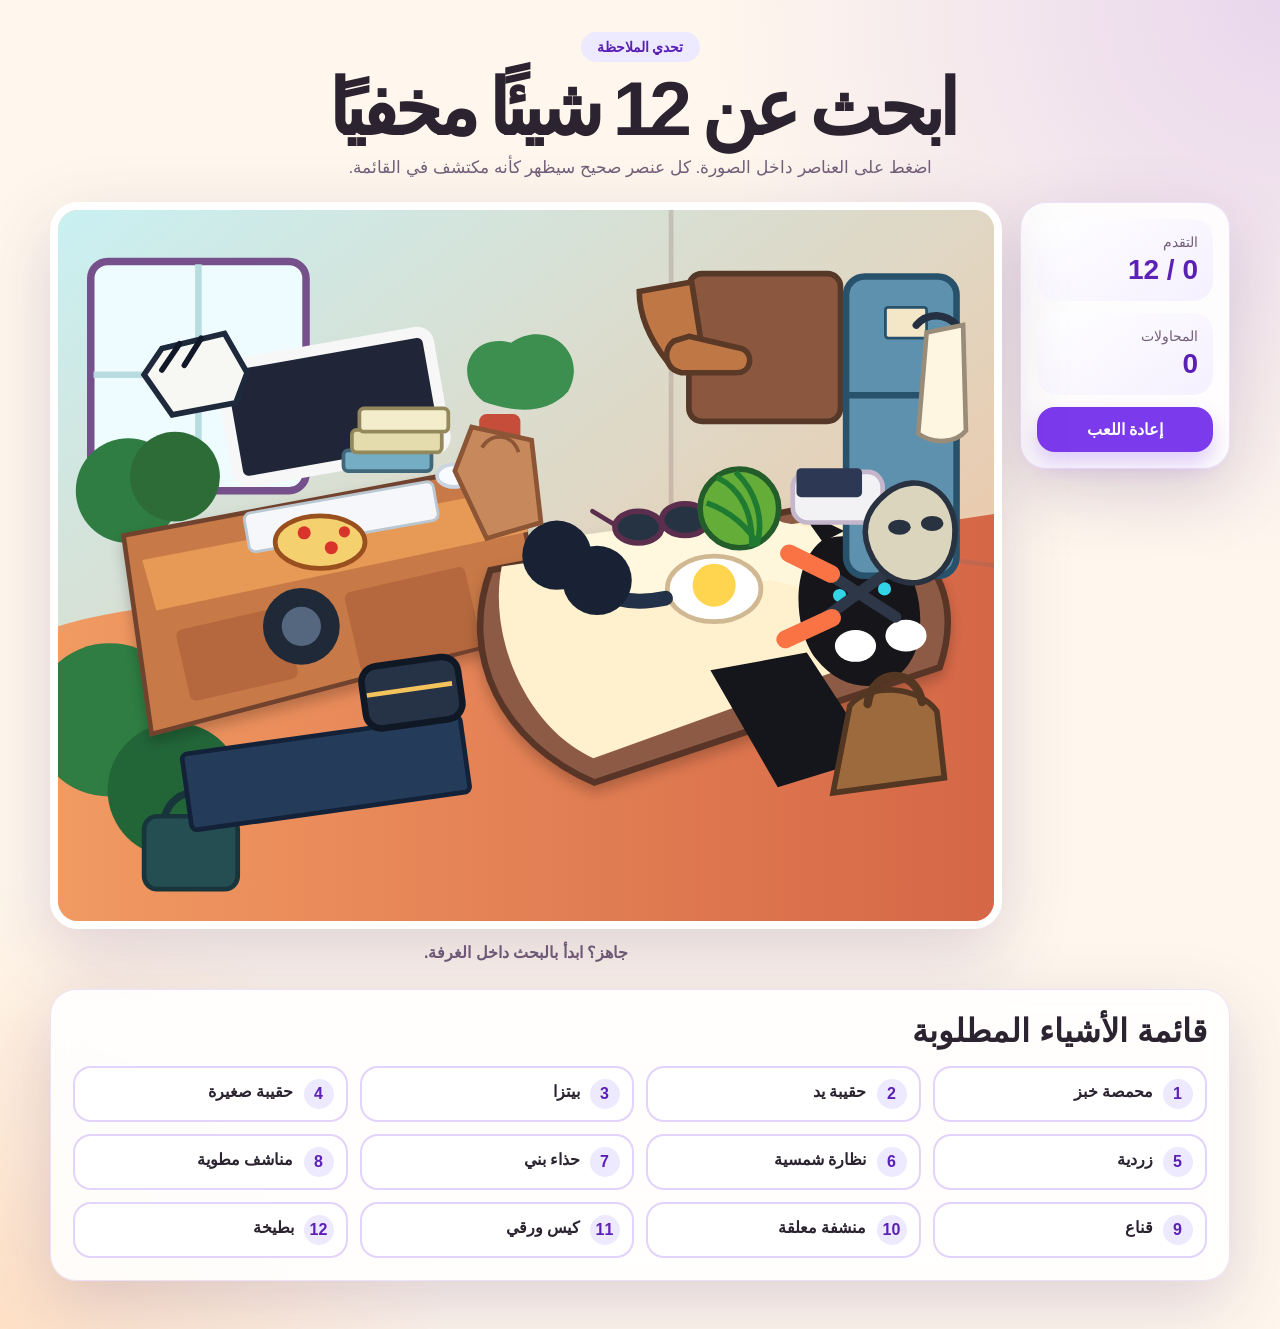
<file: index.html>
<!doctype html>
<html lang="ar" dir="rtl">
  <head>
    <meta charset="utf-8">
    <meta name="viewport" content="width=device-width, initial-scale=1">
    <title>لعبة الأشياء المخفية</title>
    <meta
      name="description"
      content="لعبة عربية تفاعلية للعثور على 12 غرضًا مخفيًا داخل غرفة مرسومة."
    >
    <link rel="stylesheet" href="styles.css">
  </head>
  <body>
    <main class="app">
      <section class="hero" aria-labelledby="game-title">
        <p class="eyebrow">تحدي الملاحظة</p>
        <h1 id="game-title">ابحث عن 12 شيئًا مخفيًا</h1>
        <p class="intro">
          اضغط على العناصر داخل الصورة. كل عنصر صحيح سيظهر كأنه مكتشف في القائمة.
        </p>
      </section>

      <section class="game-shell" aria-label="لعبة البحث عن الأشياء المخفية">
        <aside class="panel">
          <div class="stat-card">
            <span class="stat-label">التقدم</span>
            <strong><span id="found-count">0</span> / 12</strong>
          </div>
          <div class="stat-card">
            <span class="stat-label">المحاولات</span>
            <strong id="mistake-count">0</strong>
          </div>
          <button id="reset-game" class="reset-button" type="button">إعادة اللعب</button>
        </aside>

        <div class="board-wrap">
          <div class="board" id="game-board">
            <img
              src="assets/hidden-objects-room.svg"
              alt="غرفة مليئة بالأثاث والنباتات والعديد من الأشياء المخفية"
              draggable="false"
            >
            <button class="hotspot" style="--x: 15%; --y: 22%; --w: 8%; --h: 6%" data-object="toaster">
              <span>المحمصة</span>
            </button>
            <button class="hotspot" style="--x: 86%; --y: 75%; --w: 9%; --h: 10%" data-object="handbag">
              <span>الحقيبة</span>
            </button>
            <button class="hotspot" style="--x: 28%; --y: 47%; --w: 9%; --h: 8%" data-object="pizza">
              <span>البيتزا</span>
            </button>
            <button class="hotspot" style="--x: 37%; --y: 68%; --w: 11%; --h: 8%" data-object="pouch">
              <span>الحقيبة الصغيرة</span>
            </button>
            <button class="hotspot" style="--x: 86%; --y: 53%; --w: 10%; --h: 8%" data-object="pliers">
              <span>الزردية</span>
            </button>
            <button class="hotspot" style="--x: 64%; --y: 45%; --w: 9%; --h: 6%" data-object="sunglasses">
              <span>النظارة</span>
            </button>
            <button class="hotspot" style="--x: 62%; --y: 20%; --w: 11%; --h: 10%" data-object="boots">
              <span>الحذاء</span>
            </button>
            <button class="hotspot" style="--x: 35%; --y: 37%; --w: 9%; --h: 7%" data-object="folded-towels">
              <span>المناشف المطوية</span>
            </button>
            <button class="hotspot" style="--x: 91%; --y: 45%; --w: 8%; --h: 12%" data-object="mask">
              <span>القناع</span>
            </button>
            <button class="hotspot" style="--x: 94%; --y: 23%; --w: 6%; --h: 12%" data-object="hanging-towel">
              <span>المنشفة</span>
            </button>
            <button class="hotspot" style="--x: 47%; --y: 36%; --w: 8%; --h: 12%" data-object="paper-bag">
              <span>الكيس الورقي</span>
            </button>
            <button class="hotspot" style="--x: 73%; --y: 42%; --w: 9%; --h: 8%" data-object="watermelon">
              <span>البطيخة</span>
            </button>
          </div>
          <p id="game-message" class="game-message" aria-live="polite">
            جاهز؟ ابدأ بالبحث داخل الغرفة.
          </p>
        </div>
      </section>

      <section class="targets" aria-labelledby="targets-title">
        <h2 id="targets-title">قائمة الأشياء المطلوبة</h2>
        <ol id="target-list" class="target-list">
          <li data-object="toaster">محمصة خبز</li>
          <li data-object="handbag">حقيبة يد</li>
          <li data-object="pizza">بيتزا</li>
          <li data-object="pouch">حقيبة صغيرة</li>
          <li data-object="pliers">زردية</li>
          <li data-object="sunglasses">نظارة شمسية</li>
          <li data-object="boots">حذاء بني</li>
          <li data-object="folded-towels">مناشف مطوية</li>
          <li data-object="mask">قناع</li>
          <li data-object="hanging-towel">منشفة معلقة</li>
          <li data-object="paper-bag">كيس ورقي</li>
          <li data-object="watermelon">بطيخة</li>
        </ol>
      </section>
    </main>

    <script src="game.js"></script>
  </body>
</html>
</file>
<file: styles.css>
:root {
  color-scheme: light;
  --bg: #fff7ed;
  --ink: #2b2430;
  --muted: #735f79;
  --accent: #7c3aed;
  --accent-dark: #5b21b6;
  --good: #16a34a;
  --bad: #dc2626;
  --card: rgba(255, 255, 255, 0.88);
  --shadow: 0 22px 70px rgba(66, 32, 105, 0.18);
}

* {
  box-sizing: border-box;
}

body {
  margin: 0;
  min-height: 100vh;
  background:
    radial-gradient(circle at top right, rgba(124, 58, 237, 0.17), transparent 36rem),
    radial-gradient(circle at bottom left, rgba(251, 146, 60, 0.22), transparent 28rem),
    var(--bg);
  color: var(--ink);
  font-family: "Tahoma", "Arial", sans-serif;
}

button,
input,
textarea,
select {
  font: inherit;
}

.app {
  width: min(1180px, calc(100% - 28px));
  margin: 0 auto;
  padding: 32px 0 48px;
}

.hero {
  margin-bottom: 24px;
  text-align: center;
}

.eyebrow {
  display: inline-flex;
  margin: 0 0 8px;
  padding: 7px 16px;
  border-radius: 999px;
  background: #ede9fe;
  color: var(--accent-dark);
  font-size: 0.9rem;
  font-weight: 700;
}

h1,
h2,
p {
  margin-top: 0;
}

h1 {
  margin-bottom: 10px;
  font-size: clamp(2rem, 6vw, 4.8rem);
  line-height: 1;
  letter-spacing: -0.08em;
}

.intro {
  margin-bottom: 0;
  color: var(--muted);
  font-size: 1.08rem;
}

.game-shell {
  display: grid;
  grid-template-columns: 210px minmax(0, 1fr);
  gap: 18px;
  align-items: start;
}

.panel,
.targets {
  border: 1px solid rgba(124, 58, 237, 0.14);
  border-radius: 26px;
  background: var(--card);
  box-shadow: var(--shadow);
  backdrop-filter: blur(14px);
}

.panel {
  position: sticky;
  top: 16px;
  display: grid;
  gap: 12px;
  padding: 16px;
}

.stat-card {
  display: grid;
  gap: 4px;
  padding: 15px;
  border-radius: 20px;
  background: linear-gradient(145deg, #ffffff, #f5f0ff);
}

.stat-label {
  color: var(--muted);
  font-size: 0.86rem;
}

.stat-card strong {
  color: var(--accent-dark);
  font-size: 1.75rem;
}

.reset-button {
  cursor: pointer;
  border: 0;
  border-radius: 18px;
  padding: 13px 16px;
  background: var(--accent);
  color: #fff;
  font-weight: 800;
  box-shadow: 0 12px 22px rgba(124, 58, 237, 0.25);
}

.reset-button:hover,
.reset-button:focus-visible {
  background: var(--accent-dark);
}

.board-wrap {
  min-width: 0;
}

.board {
  position: relative;
  overflow: hidden;
  border: 8px solid #fff;
  border-radius: 28px;
  background: #f3d2b6;
  box-shadow: var(--shadow);
}

.board img {
  display: block;
  width: 100%;
  height: auto;
  user-select: none;
}

.hotspot {
  position: absolute;
  left: var(--x);
  top: var(--y);
  width: var(--w);
  height: var(--h);
  transform: translate(-50%, -50%);
  cursor: pointer;
  border: 2px solid transparent;
  border-radius: 999px;
  background: rgba(124, 58, 237, 0);
  color: transparent;
}

.hotspot span {
  position: absolute;
  overflow: hidden;
  width: 1px;
  height: 1px;
  clip: rect(0, 0, 0, 0);
}

.hotspot:hover,
.hotspot:focus-visible {
  border-color: rgba(255, 255, 255, 0.8);
  background: rgba(124, 58, 237, 0.22);
  outline: 3px solid rgba(124, 58, 237, 0.38);
}

.hotspot.found {
  pointer-events: none;
  border-color: #fff;
  background: rgba(22, 163, 74, 0.24);
  outline: 4px solid rgba(22, 163, 74, 0.55);
}

.hotspot.found::after {
  content: "✓";
  position: absolute;
  inset: 50% auto auto 50%;
  display: grid;
  width: 30px;
  height: 30px;
  transform: translate(-50%, -50%);
  place-items: center;
  border-radius: 50%;
  background: var(--good);
  color: #fff;
  font-weight: 900;
}

.game-message {
  margin: 14px 4px 0;
  min-height: 1.5em;
  color: var(--muted);
  font-weight: 700;
  text-align: center;
}

.game-message.success {
  color: var(--good);
}

.game-message.mistake {
  color: var(--bad);
}

.targets {
  margin-top: 22px;
  padding: 22px;
}

.targets h2 {
  margin-bottom: 16px;
  font-size: clamp(1.35rem, 3vw, 2rem);
}

.target-list {
  display: grid;
  grid-template-columns: repeat(4, minmax(0, 1fr));
  gap: 12px;
  margin: 0;
  padding: 0;
  list-style: none;
  counter-reset: item;
}

.target-list li {
  counter-increment: item;
  position: relative;
  min-height: 56px;
  padding: 14px 52px 14px 14px;
  border: 2px solid rgba(124, 58, 237, 0.22);
  border-radius: 18px;
  background: #fff;
  color: var(--ink);
  font-weight: 800;
}

.target-list li::before {
  content: counter(item);
  position: absolute;
  right: 12px;
  top: 50%;
  display: grid;
  width: 30px;
  height: 30px;
  transform: translateY(-50%);
  place-items: center;
  border-radius: 50%;
  background: #ede9fe;
  color: var(--accent-dark);
}

.target-list li.found {
  border-color: rgba(22, 163, 74, 0.45);
  background: #ecfdf5;
  color: #166534;
  text-decoration: line-through;
}

.target-list li.found::before {
  content: "✓";
  background: var(--good);
  color: #fff;
}

@media (max-width: 860px) {
  .game-shell {
    grid-template-columns: 1fr;
  }

  .panel {
    position: static;
    grid-template-columns: repeat(3, minmax(0, 1fr));
  }

  .target-list {
    grid-template-columns: repeat(2, minmax(0, 1fr));
  }
}

@media (max-width: 560px) {
  .app {
    width: min(100% - 16px, 1180px);
    padding-top: 18px;
  }

  .panel {
    grid-template-columns: 1fr;
  }

  .board {
    border-width: 4px;
    border-radius: 18px;
  }

  .target-list {
    grid-template-columns: 1fr;
  }
}
</file>
